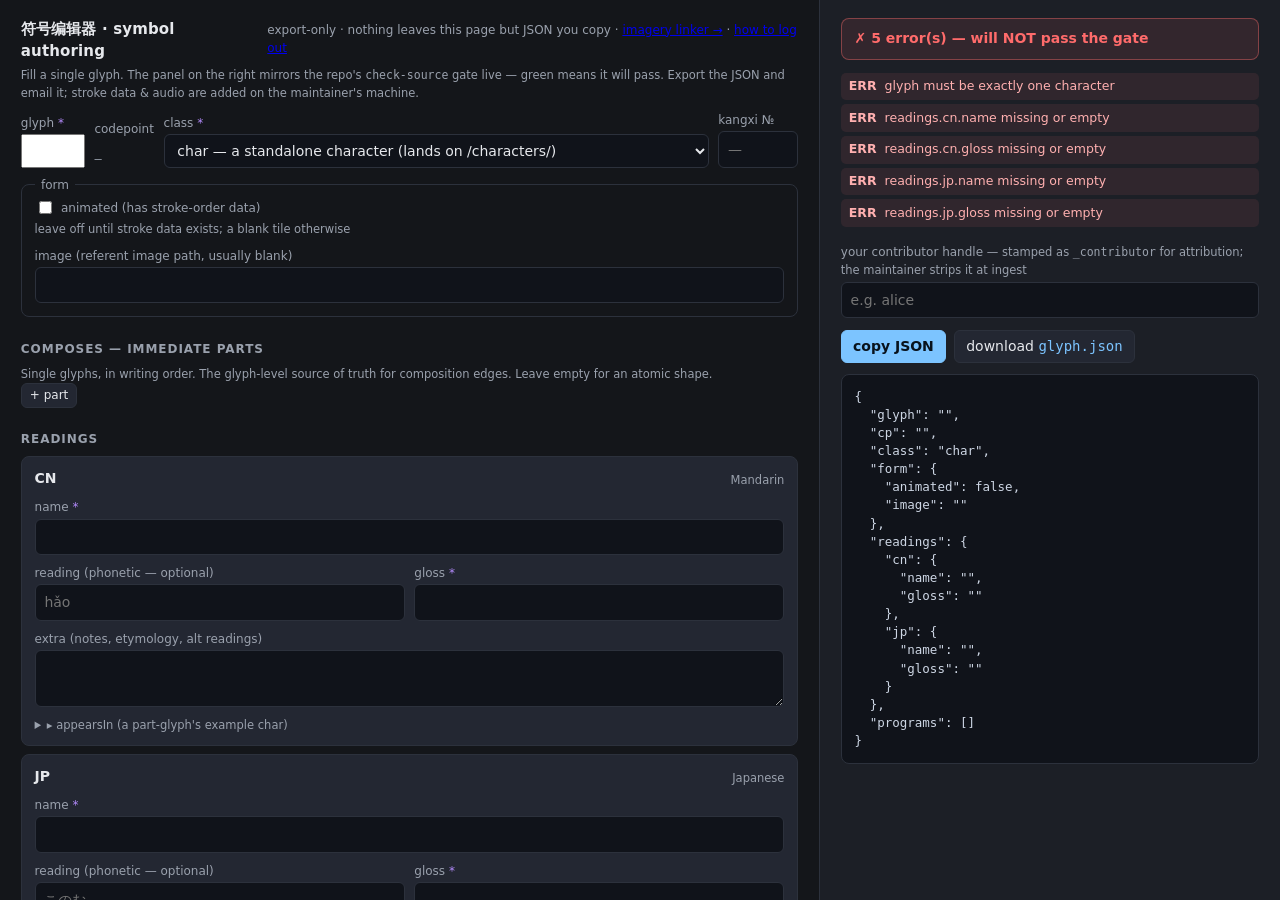
<file: author/symbol.html>
<!doctype html>
<html lang="en">
<head>
<meta charset="utf-8">
<meta name="viewport" content="width=device-width, initial-scale=1">
<title>lang-pages · symbol authoring</title>
<style>
  :root {
    --bg: #14161a; --panel: #1c1f26; --panel2: #232732; --ink: #e6e8ec;
    --muted: #9aa1ad; --line: #2c313c; --accent: #7cc4ff; --accent2: #b58cff;
    --ok: #55c98a; --warn: #e6b34d; --err: #ff6b6b; --field: #10131a;
  }
  * { box-sizing: border-box; }
  html, body { margin: 0; height: 100%; }
  body {
    background: var(--bg); color: var(--ink); font: 14px/1.5 system-ui, sans-serif;
    display: grid; grid-template-columns: 1fr 460px; height: 100vh; overflow: hidden;
  }
  h1 { font-size: 15px; margin: 0; font-weight: 600; letter-spacing: .01em; }
  h2 { font-size: 12px; text-transform: uppercase; letter-spacing: .08em;
       color: var(--muted); margin: 1.4rem 0 .5rem; font-weight: 600; }
  .col { overflow-y: auto; padding: 1.1rem 1.3rem 4rem; }
  .col.form { border-right: 1px solid var(--line); }
  .col.out { background: var(--panel); }
  header { display: flex; align-items: baseline; gap: .8rem; margin-bottom: .3rem; }
  header .sub { color: var(--muted); font-size: 12px; }

  label { display: block; margin: .55rem 0 .15rem; color: var(--muted); font-size: 12px; }
  label .req { color: var(--accent2); }
  input[type=text], input[type=number], textarea, select {
    width: 100%; background: var(--field); color: var(--ink); border: 1px solid var(--line);
    border-radius: 6px; padding: .42rem .55rem; font: inherit; font-family: inherit;
  }
  textarea { resize: vertical; min-height: 2.2rem; }
  input.glyph { font-size: 20px; text-align: center; width: 4rem; padding: .2rem; }
  .row { display: flex; gap: .6rem; align-items: flex-end; }
  .row > div { flex: 1; }
  .grow0 { flex: 0 0 auto !important; }
  .inline { display: flex; align-items: center; gap: .4rem; }
  .inline input[type=checkbox] { width: auto; }
  .card { background: var(--panel2); border: 1px solid var(--line); border-radius: 8px;
          padding: .7rem .8rem; margin: .5rem 0; }
  .card .card-head { display: flex; justify-content: space-between; align-items: center; }
  fieldset { border: 1px solid var(--line); border-radius: 8px; padding: .3rem .8rem .8rem; margin: .5rem 0; }
  legend { color: var(--muted); font-size: 12px; padding: 0 .4rem; }
  .btn { background: var(--panel2); color: var(--ink); border: 1px solid var(--line);
         border-radius: 6px; padding: .32rem .7rem; cursor: pointer; font: inherit; }
  .btn:hover { border-color: var(--accent); }
  .btn.sm { padding: .16rem .5rem; font-size: 12px; }
  .btn.primary { background: var(--accent); color: #08121c; border-color: var(--accent); font-weight: 600; }
  .btn.ghost { background: transparent; }
  .btn.danger:hover { border-color: var(--err); color: var(--err); }
  .cp { font-family: ui-monospace, monospace; color: var(--muted); font-size: 12px; }
  .hint { color: var(--muted); font-size: 11.5px; margin: .2rem 0 0; }

  /* output column */
  .status { border-radius: 8px; padding: .6rem .8rem; margin-bottom: .8rem; font-weight: 600; }
  .status.ok { background: rgba(85,201,138,.12); color: var(--ok); border: 1px solid rgba(85,201,138,.4); }
  .status.err { background: rgba(255,107,107,.1); color: var(--err); border: 1px solid rgba(255,107,107,.4); }
  ul.msgs { list-style: none; padding: 0; margin: 0 0 1rem; font-size: 12.5px; }
  ul.msgs li { padding: .28rem .5rem; border-radius: 5px; margin-bottom: .25rem; display: flex; gap: .5rem; }
  ul.msgs li.err { background: rgba(255,107,107,.09); color: #ffb0b0; }
  ul.msgs li.warn { background: rgba(230,179,77,.09); color: #f0cf8c; }
  ul.msgs li .tag { flex: 0 0 auto; font-weight: 700; }
  pre.json { background: var(--field); border: 1px solid var(--line); border-radius: 8px;
             padding: .8rem; margin: 0; white-space: pre; overflow-x: auto; font-family: ui-monospace, monospace;
             font-size: 12.5px; line-height: 1.45; color: #cdd6e4; }
  .exportbar { display: flex; gap: .5rem; margin: .7rem 0; position: sticky; top: 0; }
  .filename { font-family: ui-monospace, monospace; color: var(--accent); }
  details.imp { margin-top: 1rem; }
  details.imp summary { cursor: pointer; color: var(--muted); font-size: 12px; }
</style>
</head>
<body>

<div class="col form">
  <header>
    <h1>符号编辑器 · symbol authoring</h1>
    <span class="sub">export-only · nothing leaves this page but JSON you copy · <a href="index.html">imagery linker →</a> · <a href="#" id="logoutBtn" onclick="logout();return false" title="How to log out — Basic Auth logins can't be cleared from inside the page.">how to log out</a></span>
  </header>
  <p class="hint">Fill a single glyph. The panel on the right mirrors the repo's
    <code>check-source</code> gate live — green means it will pass. Export the JSON and email it;
    stroke data &amp; audio are added on the maintainer's machine.</p>

  <div class="row">
    <div class="grow0">
      <label>glyph <span class="req">*</span></label>
      <input class="glyph" id="glyph" maxlength="2" autocomplete="off">
    </div>
    <div class="grow0">
      <label>codepoint</label>
      <div class="cp" id="cp" style="padding-top:.6rem">—</div>
    </div>
    <div>
      <label>class <span class="req">*</span></label>
      <select id="class">
        <option value="char">char — a standalone character (lands on /characters/)</option>
        <option value="comp">comp — a building-block component/radical</option>
        <option value="stroke">stroke — a basic stroke primitive</option>
      </select>
    </div>
    <div class="grow0">
      <label>kangxi №</label>
      <input type="number" id="kangxi" min="1" max="214" style="width:5rem" placeholder="—">
    </div>
  </div>

  <fieldset>
    <legend>form</legend>
    <div class="inline"><input type="checkbox" id="animated"><label style="margin:0">animated (has stroke-order data)</label></div>
    <p class="hint" id="animatedHint"></p>
    <label>image (referent image path, usually blank)</label>
    <input type="text" id="image" placeholder="">
  </fieldset>

  <h2>composes — immediate parts</h2>
  <p class="hint">Single glyphs, in writing order. The glyph-level source of truth for
    composition edges. Leave empty for an atomic shape.</p>
  <div id="composes"></div>
  <button class="btn sm" onclick="addCompose()">+ part</button>

  <h2>readings</h2>
  <div id="readingCN" class="card"></div>
  <div id="readingJP" class="card"></div>

  <h2>programs — tier membership</h2>
  <p class="hint">Only the four known tiers are accepted (WaniKani / Pandanese × radical / character-kanji).</p>
  <div id="programs"></div>
  <button class="btn sm" onclick="addProgram()">+ program tier</button>

  <details class="imp">
    <summary>▸ advanced: variants · script (简/繁/新字体)</summary>
    <h2>variants — folded twin shapes</h2>
    <p class="hint">Same-shape, same-referent twins that fold onto this glyph (e.g. ナ→𠂇).</p>
    <div id="variants"></div>
    <button class="btn sm" onclick="addVariant()">+ variant</button>

    <fieldset style="margin-top:1rem">
      <legend>script — cross-form (only when the glyph differs across 简/繁/新字体)</legend>
      <div class="inline"><input type="checkbox" id="scriptOn"><label style="margin:0">this glyph has a distinct 简/繁/新字体 form</label></div>
      <div id="scriptBody" style="display:none">
        <label>keyed — which axis THIS glyph sits on</label>
        <select id="scriptKeyed">
          <option value="simplified">simplified (glyph is the 简 form)</option>
          <option value="traditional">traditional (glyph is the 繁 form)</option>
          <option value="shinjitai">shinjitai (glyph is the 日本新字体 form)</option>
        </select>
        <div class="inline" style="margin-top:.5rem"><input type="checkbox" id="scriptSame"><label style="margin:0">same — the two Han forms coincide (no separate simp/trad)</label></div>
        <div id="scriptForms">
          <label>simplified form(s) — glyph[,when]</label>
          <div id="scriptSimp"></div><button class="btn sm" onclick="addScriptForm('simplified')">+ 简</button>
          <label style="margin-top:.6rem">traditional form(s) — glyph[,when]</label>
          <div id="scriptTrad"></div><button class="btn sm" onclick="addScriptForm('traditional')">+ 繁</button>
        </div>
      </div>
    </fieldset>
  </details>

  <details class="imp">
    <summary>▸ load an existing / in-progress JSON to keep editing</summary>
    <textarea id="importBox" placeholder="paste a symbol JSON blob here" style="min-height:6rem;margin-top:.4rem"></textarea>
    <button class="btn sm" onclick="importJSON()">load into form</button>
    <span id="importMsg" class="hint"></span>
  </details>
</div>

<div class="col out">
  <div class="status" id="status">—</div>
  <ul class="msgs" id="msgs"></ul>
  <label style="margin-top:.2rem">your contributor handle <span class="hint">— stamped as <code>_contributor</code> for attribution; the maintainer strips it at ingest</span></label>
  <input type="text" id="contributor" placeholder="e.g. alice" autocomplete="off">
  <div class="exportbar">
    <button class="btn primary" id="copyBtn" onclick="copyJSON()">copy JSON</button>
    <button class="btn" id="dlBtn" onclick="downloadJSON()">download <span class="filename" id="fname">glyph.json</span></button>
  </div>
  <pre class="json" id="json">{}</pre>
</div>

<script>
// ---- known program tiers (mirrors data/symbols_io.py PROGRAM_TIERS) ----
const TIERS = [
  {source:'wanikani',  role:'radical',   lang:'jp', label:'WaniKani · radical (JP)'},
  {source:'wanikani',  role:'kanji',     lang:'jp', label:'WaniKani · kanji (JP)'},
  {source:'pandanese', role:'radical',   lang:'cn', label:'Pandanese · radical (CN)'},
  {source:'pandanese', role:'character', lang:'cn', label:'Pandanese · character (CN)'},
];
const CLASSES = ['char','comp','stroke'];
const KINDS = ['meaning','mnemonic'];
const glyphLen = s => [...(s||'')].length;         // codepoint-aware (handles 𠆢 surrogate pairs)
const isStr = v => typeof v === 'string' && v.trim() !== '';

// ---- dynamic-row helpers ----
function chip(container, html) {
  const d = document.createElement('div'); d.className='card'; d.innerHTML = html;
  container.appendChild(d); return d;
}
function addCompose(val='') {
  const d = chip($('composes'),
    `<div class="row"><div><input type="text" class="cx" placeholder="part glyph" value="${esc(val)}"></div>
     <button class="btn sm danger grow0" onclick="this.closest('.card').remove();render()">✕</button></div>`);
  wire(d); }
function addVariant(val='') {
  const d = chip($('variants'),
    `<div class="row"><div><input type="text" class="vx" placeholder="variant glyph" value="${esc(val)}"></div>
     <button class="btn sm danger grow0" onclick="this.closest('.card').remove();render()">✕</button></div>`);
  wire(d); }
function addScriptForm(which, glyph='', when='') {
  const host = which==='simplified' ? $('scriptSimp') : $('scriptTrad');
  const d = chip(host,
    `<div class="row"><div class="grow0"><input type="text" class="sf-g" style="width:4rem" value="${esc(glyph)}" placeholder="字"></div>
     <div><input type="text" class="sf-w" value="${esc(when)}" placeholder="when (optional context)"></div>
     <button class="btn sm danger grow0" onclick="this.closest('.card').remove();render()">✕</button></div>`);
  d.dataset.which = which; wire(d); }

function addProgram(p={}) {
  const opts = TIERS.map((t,i)=>`<option value="${i}">${t.label}</option>`).join('');
  const d = chip($('programs'), `
    <div class="card-head"><select class="pg-tier">${opts}</select>
      <button class="btn sm danger" onclick="this.closest('.card').remove();render()">✕ remove</button></div>
    <div class="pg-fields"></div>`);
  const sel = d.querySelector('.pg-tier');
  if (p.source) { const idx = TIERS.findIndex(t=>t.source===p.source&&t.role===p.role); if(idx>=0) sel.value=idx; }
  sel.onchange = () => { renderProgFields(d, {}); render(); };
  renderProgFields(d, p); wire(d);
}
function renderProgFields(card, p) {
  const t = TIERS[+card.querySelector('.pg-tier').value];
  const f = card.querySelector('.pg-fields');
  let html = `
    <label>name <span class="req">*</span> <span class="hint">(the program's label for this glyph)</span></label>
    <input type="text" class="pg-name" value="${esc(p.name||'')}">
    <div class="row"><div class="grow0"><label>level</label><input type="number" class="pg-level" style="width:5rem" value="${p.level??''}"></div>
    <div><label>kind (meaning vs mnemonic)</label><select class="pg-kind">
      <option value="">— none —</option>${KINDS.map(k=>`<option value="${k}" ${p.kind===k?'selected':''}>${k}</option>`).join('')}
    </select></div></div>`;
  if (t.role==='kanji') html += `
    <div class="row"><div><label>on-readings (comma-sep → readings[])</label><input type="text" class="pg-on" value="${esc((p.readings||[]).join(', '))}"></div>
    <div class="grow0 inline" style="padding-bottom:.5rem"><input type="checkbox" class="pg-onflag" ${p.on?'checked':''}><label style="margin:0">on:true</label></div></div>
    <label>kun-readings (comma-sep → kun[])</label><input type="text" class="pg-kun" value="${esc((p.kun||[]).join(', '))}">`;
  if (t.role==='radical') html += `
    <label>icon (referent icon name, optional)</label><input type="text" class="pg-icon" value="${esc(p.icon||'')}">`;
  f.innerHTML = html; wire(card);
}

function readingCard(host, lang, v={}) {
  host.innerHTML = `
    <div class="card-head"><strong>${lang.toUpperCase()}</strong>
      <span class="hint">${lang==='cn'?'Mandarin':'Japanese'}</span></div>
    <label>name <span class="req">*</span></label><input type="text" class="rd-name" value="${esc(v.name||'')}">
    <div class="row"><div><label>reading (phonetic — optional)</label><input type="text" class="rd-reading" value="${esc(v.reading||'')}" placeholder="${lang==='cn'?'hǎo':'このむ'}"></div>
    <div><label>gloss <span class="req">*</span></label><input type="text" class="rd-gloss" value="${esc(v.gloss||'')}"></div></div>
    <label>extra (notes, etymology, alt readings)</label><textarea class="rd-extra">${esc(v.extra||'')}</textarea>
    <details><summary class="hint" style="cursor:pointer">▸ appearsIn (a part-glyph's example char)</summary>
      <div class="row"><div class="grow0"><label>char</label><input type="text" class="ai-char" style="width:4rem" value="${esc(v.appearsIn?.char||'')}"></div>
      <div><label>reading</label><input type="text" class="ai-reading" value="${esc(v.appearsIn?.reading||'')}"></div>
      <div><label>gloss</label><input type="text" class="ai-gloss" value="${esc(v.appearsIn?.gloss||'')}"></div></div>
    </details>`;
  host.dataset.lang = lang; wire(host);
}

// ---- collect form → symbol object (canonical key order) ----
function collect() {
  const glyph = $('glyph').value.trim();
  const o = {};
  const handle = $('contributor').value.trim();
  if (handle) o._contributor = handle;   // provenance; maintainer strips at ingest, not a schema field
  o.glyph = glyph;
  o.cp = glyph ? cpOf(glyph) : '';
  o.class = $('class').value;
  const kx = $('kangxi').value.trim();
  if (kx !== '') o.kangxi = parseInt(kx,10);
  o.form = { animated: $('animated').checked, image: $('image').value };
  const comps = [...document.querySelectorAll('#composes .cx')].map(i=>i.value.trim()).filter(Boolean);
  if (comps.length) o.composes = comps;
  o.readings = { cn: readingOf($('readingCN')), jp: readingOf($('readingJP')) };
  const sc = collectScript(); if (sc) o.script = sc;
  o.programs = [...document.querySelectorAll('#programs .card')].map(progOf);
  const vars = [...document.querySelectorAll('#variants .vx')].map(i=>i.value.trim()).filter(Boolean);
  if (vars.length) o.variants = vars;
  return o;
}
function readingOf(host) {
  const q = s => host.querySelector(s);
  const r = { name: q('.rd-name').value.trim() };
  if (isStr(q('.rd-reading').value)) r.reading = q('.rd-reading').value.trim();
  r.gloss = q('.rd-gloss').value.trim();
  if (isStr(q('.rd-extra').value)) r.extra = q('.rd-extra').value.trim();
  const ai = { char:q('.ai-char').value.trim(), reading:q('.ai-reading').value.trim(), gloss:q('.ai-gloss').value.trim() };
  if (ai.char || ai.reading || ai.gloss) r.appearsIn = ai;
  return r;
}
function progOf(card) {
  const t = TIERS[+card.querySelector('.pg-tier').value];
  const q = s => card.querySelector(s);
  const p = { source:t.source, lang:t.lang, role:t.role, name:q('.pg-name').value.trim() };
  if (t.role==='kanji') {
    const on = q('.pg-on').value.split(',').map(s=>s.trim()).filter(Boolean);
    if (on.length) p.readings = on;
    if (q('.pg-onflag').checked) p.on = true;
    const kun = q('.pg-kun').value.split(',').map(s=>s.trim()).filter(Boolean);
    if (kun.length) p.kun = kun;
  }
  if (t.role==='radical' && isStr(q('.pg-icon')?.value)) p.icon = q('.pg-icon').value.trim();
  if (isStr(q('.pg-kind').value)) p.kind = q('.pg-kind').value;
  const lv = q('.pg-level').value.trim(); if (lv!=='') p.level = parseInt(lv,10);
  return p;
}
function collectScript() {
  if (!$('scriptOn').checked) return null;
  const s = { keyed: $('scriptKeyed').value };
  if ($('scriptSame').checked) { s.same = true; return s; }
  for (const which of ['simplified','traditional']) {
    const host = which==='simplified' ? $('scriptSimp') : $('scriptTrad');
    const forms = [...host.querySelectorAll('.card')].map(c=>{
      const g = c.querySelector('.sf-g').value.trim(), w = c.querySelector('.sf-w').value.trim();
      const e = { glyph:g }; if (w) e.when = w; return e;
    });
    if (forms.length) s[which] = forms;
  }
  return s;
}
function cpOf(g){ return 'U+' + [...g][0].codePointAt(0).toString(16).toUpperCase().padStart(4,'0'); }

// ---- validation: faithful port of check-source.check_symbol ----
function validate(s) {
  const E=[], W=[]; const err=m=>E.push(m), warn=m=>W.push(m);
  if (glyphLen(s.glyph)!==1) err('glyph must be exactly one character');
  if (!CLASSES.includes(s.class)) err(`class ${JSON.stringify(s.class)} not in char/comp/stroke`);
  if (typeof s.form?.animated !== 'boolean') err('form.animated must be a bool');
  else if (s.form.animated) warn('animated:true — a stroke-data file must exist on the maintainer machine (fetch.py / assemble.py); can\'t be verified here');
  if (typeof s.form?.image !== 'string') err('form.image must be a string');
  for (const lang of ['cn','jp']) {
    const v = s.readings?.[lang]; if (!v){ err(`readings.${lang} missing`); continue; }
    if (!isStr(v.name)) err(`readings.${lang}.name missing or empty`);
    if (!isStr(v.gloss)) err(`readings.${lang}.gloss missing or empty`);
    if (v.appearsIn) for (const k of ['char','reading','gloss'])
      if (!isStr(v.appearsIn[k])) err(`readings.${lang}.appearsIn.${k} missing or empty`);
  }
  if (!Array.isArray(s.programs)) err('programs missing or not a list');
  else s.programs.forEach((p,i)=>{
    const t = TIERS.find(t=>t.source===p.source&&t.role===p.role);
    if (!t) { err(`program[${i}] (${p.source},${p.role}) not a known tier`); return; }
    if (!isStr(p.name)) err(`program[${i}] has no name`);
    if (p.lang !== t.lang) err(`program[${i}] lang ${JSON.stringify(p.lang)} != tier lang ${JSON.stringify(t.lang)}`);
    if (p.kind!==undefined && !KINDS.includes(p.kind)) err(`program[${i}] kind ${JSON.stringify(p.kind)} not meaning/mnemonic`);
  });
  if (s.kangxi!==undefined && !(Number.isInteger(s.kangxi) && s.kangxi>=1 && s.kangxi<=214))
    err(`kangxi ${JSON.stringify(s.kangxi)} not an int in 1..214`);
  if (s.variants!==undefined && (!Array.isArray(s.variants) || !s.variants.every(isStr)))
    err('variants must be a list of non-empty glyph strings');
  if (s.composes!==undefined) {
    if (!Array.isArray(s.composes) || !s.composes.every(c=>isStr(c)&&glyphLen(c)===1))
      err('composes must be a list of single-glyph strings');
    else if (s.composes.includes(s.glyph)) err('composes lists the glyph itself (a self-loop)');
  }
  if (s.script) validateScript(s.script, err);
  return {E,W};
}
function validateScript(sc, err) {
  const keyed = sc.keyed ?? 'simplified';
  if (!['simplified','traditional','shinjitai'].includes(keyed)) err(`script.keyed ${JSON.stringify(keyed)} invalid`);
  if (sc.same!==undefined && sc.same!==true) err('script.same must be true when present');
  if (['simplified','traditional'].includes(keyed) && sc[keyed]!==undefined) err(`script.${keyed} restates the keyed glyph — omit it`);
  const named = ['simplified','traditional'].filter(k=>k in sc);
  if (sc.same) {
    if (named.length) err('script.same is exclusive with a named simplified/traditional form');
    if (keyed==='shinjitai') err('script.same needs a Han-keyed glyph, not shinjitai');
  } else if (!named.length) err('script needs same:true or a named simplified/traditional form');
  for (const k of named) {
    const form = sc[k];
    if (!Array.isArray(form) || !form.length) { err(`script.${k} must be a non-empty list`); continue; }
    for (const e of form) {
      if (!e || !isStr(e.glyph) || glyphLen(e.glyph)!==1) err(`script.${k} entry needs a single-char 'glyph'`);
      else if ('when' in e && !isStr(e.when)) err(`script.${k} 'when' must be a non-empty string`);
    }
  }
}

// ---- render loop ----
let LAST = {};
function render() {
  const s = collect(); LAST = s;
  $('cp').textContent = glyphLen(s.glyph)===1 ? s.cp : '—';
  $('fname').textContent = (glyphLen(s.glyph)===1 ? s.glyph : 'glyph') + '.json';
  $('animatedHint').textContent = $('animated').checked
    ? 'note the maintainer must supply shared/hanzi-data/'+(s.glyph||'<glyph>')+'.json (fetch.py or assemble.py)'
    : 'leave off until stroke data exists; a blank tile otherwise';
  $('scriptBody').style.display = $('scriptOn').checked ? 'block' : 'none';
  $('scriptForms').style.display = $('scriptSame').checked ? 'none' : 'block';
  $('json').textContent = JSON.stringify(s, null, 2);
  const {E,W} = validate(s);
  const st = $('status');
  if (E.length) { st.className='status err'; st.textContent = `✗ ${E.length} error(s) — will NOT pass the gate`; }
  else { st.className='status ok'; st.textContent = `✓ passes check-source (${W.length} warning(s))`; }
  $('msgs').innerHTML = [
    ...E.map(m=>`<li class="err"><span class="tag">ERR</span><span>${esc(m)}</span></li>`),
    ...W.map(m=>`<li class="warn"><span class="tag">warn</span><span>${esc(m)}</span></li>`),
  ].join('');
  $('copyBtn').disabled = E.length>0;
}

// ---- export ----
async function copyJSON() {
  try { await navigator.clipboard.writeText(JSON.stringify(LAST,null,2)+'\n');
    flash($('copyBtn'),'copied ✓'); } catch(e){ alert('clipboard blocked — select the JSON manually'); }
}
function downloadJSON() {
  const name = (glyphLen(LAST.glyph)===1?LAST.glyph:'symbol')+'.json';
  const blob = new Blob([JSON.stringify(LAST,null,2)+'\n'], {type:'application/json'});
  const a = document.createElement('a'); a.href = URL.createObjectURL(blob); a.download = name;
  document.body.appendChild(a); a.click(); a.remove();
}
function flash(btn,txt){ const o=btn.textContent; btn.textContent=txt; setTimeout(()=>btn.textContent=o,1200); }

// ---- import an existing blob back into the form ----
function importJSON() {
  let s; try { s = JSON.parse($('importBox').value); } catch(e){ $('importMsg').textContent='✗ not valid JSON'; return; }
  loadInto(s); $('importMsg').textContent='✓ loaded'; render();
}
function loadInto(s) {
  if (s._contributor) $('contributor').value = s._contributor;
  $('glyph').value = s.glyph||''; $('class').value = s.class||'char';
  $('kangxi').value = s.kangxi??''; $('animated').checked = !!s.form?.animated; $('image').value = s.form?.image||'';
  $('composes').innerHTML=''; (s.composes||[]).forEach(addCompose);
  readingCard($('readingCN'),'cn',s.readings?.cn||{}); readingCard($('readingJP'),'jp',s.readings?.jp||{});
  $('programs').innerHTML=''; (s.programs||[]).forEach(addProgram);
  $('variants').innerHTML=''; (s.variants||[]).forEach(addVariant);
  $('scriptOn').checked = !!s.script;
  if (s.script) {
    $('scriptKeyed').value = s.script.keyed||'simplified'; $('scriptSame').checked = !!s.script.same;
    $('scriptSimp').innerHTML=''; $('scriptTrad').innerHTML='';
    (s.script.simplified||[]).forEach(e=>addScriptForm('simplified',e.glyph,e.when||''));
    (s.script.traditional||[]).forEach(e=>addScriptForm('traditional',e.glyph,e.when||''));
  }
}

// ---- glue ----
function $(id){ return document.getElementById(id); }
function esc(s){ return String(s??'').replace(/[&<>"]/g,c=>({'&':'&amp;','<':'&lt;','>':'&gt;','"':'&quot;'}[c])); }
function wire(root){ (root||document).querySelectorAll('input,select,textarea').forEach(el=>{
  if (!el._wired){ el._wired=true; el.addEventListener('input',render); el.addEventListener('change',render); }
}); }

// HTTP Basic Auth has no in-page logout (see index.html for the why): the browser
// caches your login for the whole origin until every window is closed, and JS cannot
// clear it — the old fetch trick poisons the cache and can lock you out, so it's gone.
function logout() {
  alert(
    'To log out of the author area:\n\n' +
    '• Close ALL browser windows (not just this tab), then reopen — you’ll be asked to log in again.\n\n' +
    '• Or open the page in a private / incognito window to work as a different user without logging out here.\n\n' +
    '(Basic Auth logins can’t be cleared from inside the page.)'
  );
}

// init — the handle is a per-contributor constant across many glyphs, so persist it
// locally (client-only, no secret) rather than retyping it each export.
readingCard($('readingCN'),'cn'); readingCard($('readingJP'),'jp');
$('contributor').value = localStorage.getItem('lp_contributor') || '';
$('contributor').addEventListener('input', () => localStorage.setItem('lp_contributor', $('contributor').value.trim()));
wire(document);
$('scriptOn').addEventListener('change',render); $('scriptSame').addEventListener('change',render);
render();
</script>
</body>
</html>
</file>
